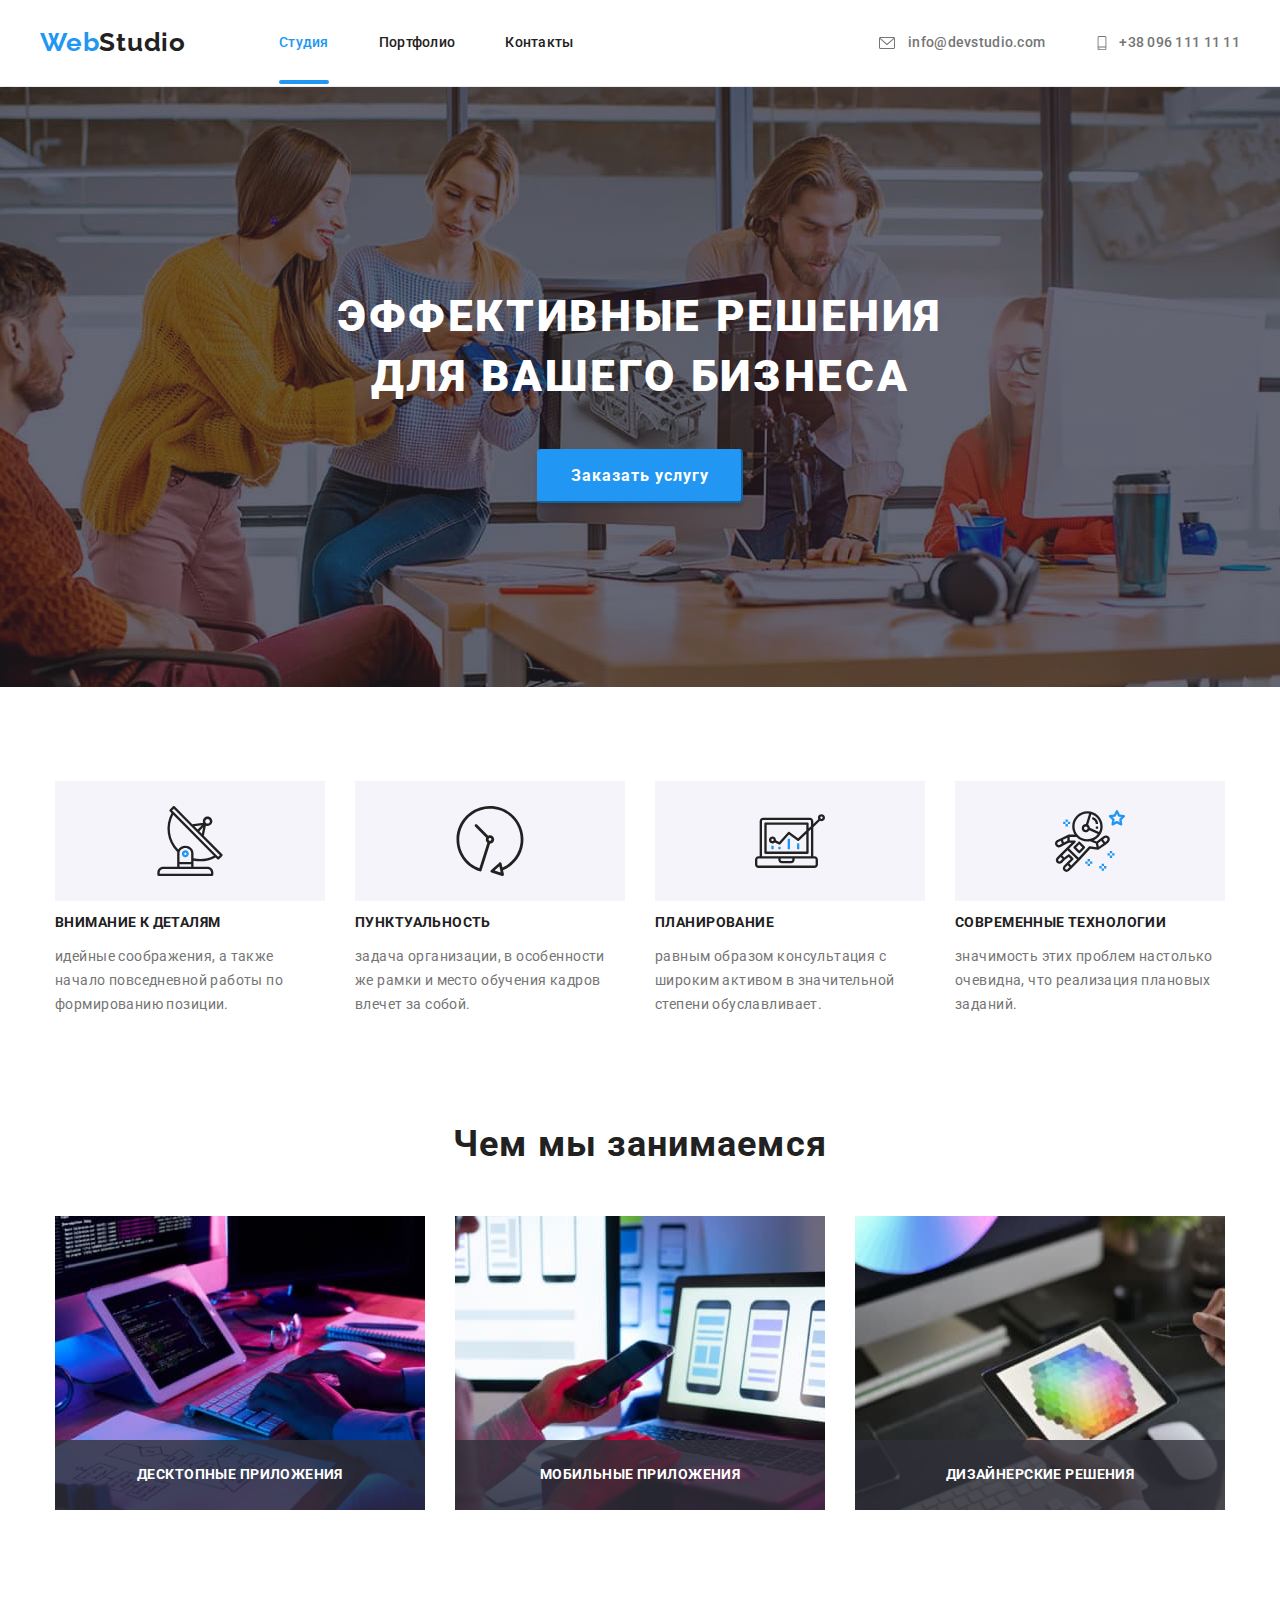
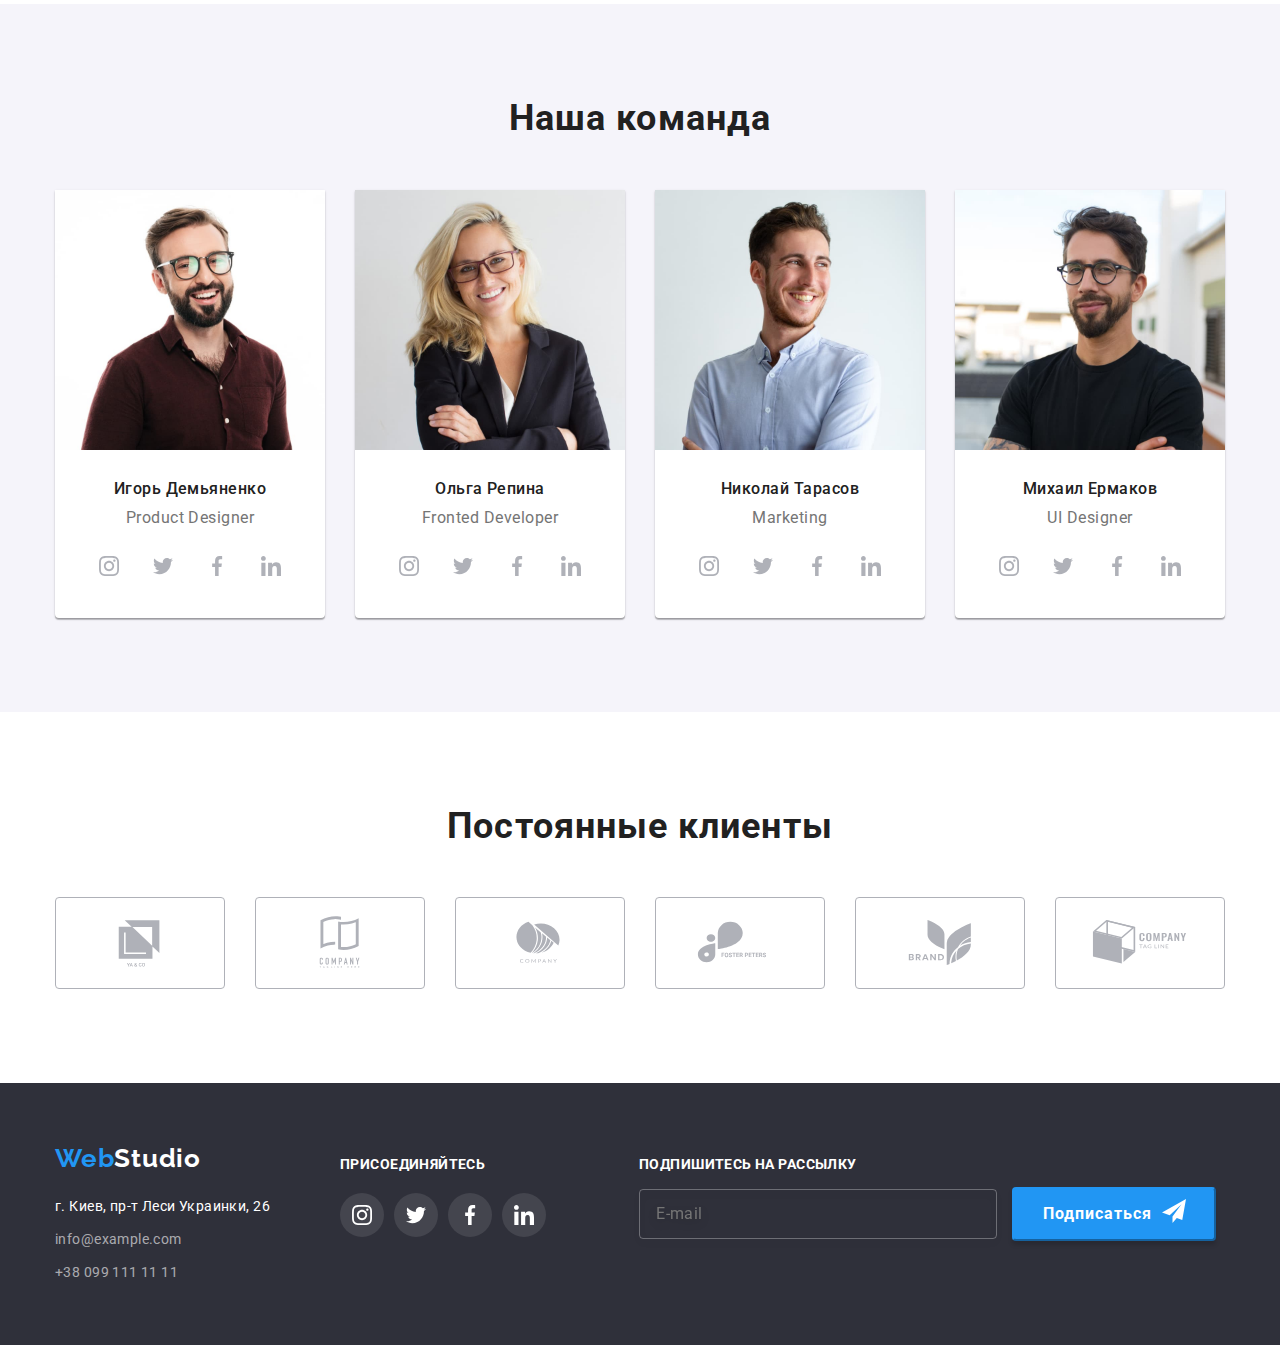
<file: index.html>
<!DOCTYPE html>
<html lang="ru">
  <head>
    <meta charset="UTF-8" />
    <meta http-equiv="X-UA-Compatible" content="IE=edge" />
    <meta name="viewport" content="width=device-width, initial-scale=1.0" />

    <title>Web Studio</title>
    <link rel="preconnect" href="https://fonts.gstatic.com" />
    <link
      href="https://fonts.googleapis.com/css2?family=Raleway:wght@700&family=Roboto:wght@400;500;700;900&display=swap"
      rel="stylesheet"
    />
    <link rel="stylesheet"
    href="https://cdnjs.cloudflare.com/ajax/libs/modern-normalize/1.0.0/modern-normalize.min.css">
    <link href="./css/main.min.css" type="text/css" rel="stylesheet" />
  </head>
  <body>

    <header class="page-header">
      <div class="container">
               
        <nav class="nav-header">
            <a class="logo" href="./index.html">Web<span class="logo logo__studio-black">Studio</span></a>
          <ul class="site-nav list">
            <li class="site-nav__item">
              <a class="link-header current" href="./index.html">Студия</a></li>
            <li class="site-nav__item">
              <a class="link-header" href="./portfolio.html">Портфолио</a>
            </li>
            <li class="site-nav__item">
              <a class="link-header" href="">Контакты</a></li>
          </ul>
        </nav>
        <ul class="auth-nav list">
          <li class="auth-nav__item">
            <a class="link-header" href="mailto:info@devstudio.com"
              ><svg class="link-header__icon-email"><use href="./images/icon/icons.svg#icon-envelope"></use></svg>
              info@devstudio.com</a>
            
          </li>
          <li class="auth-nav__item">
            <a class="link-header" href="tel:+380961111111"
              ><svg class="link-header__icon-phone"><use href="./images/icon/icons.svg#icon-smartphone">
                </use></svg>+38 096 111 11 11</a
            >
          </li>
        </ul>
      </div>
    </header>
    <main>
      <div class="image-hero">
      <section class="page-hero">
          <h1 class="page-hero__title">эффективные решения<br> для вашего бизнеса</h1>
          <button class="button page-hero__button" type="button" data-modal-open>Заказать услугу</button>
     
       
          </section>
      </div>
      <section class="section-detail">
        <h2 class="visually-hidden"></h2>
        <div class="container">
          <ul class="set-features list">
            <li class="set-features__item">
              <h3 class="set-features__title">внимание к деталям</h3>
              <p>
                идейные соображения, а также начало повседневной работы по
                формированию позиции.
              </p>
            </li>

            <li class="set-features__item">
              <h3 class="set-features__title">пунктуальность</h3>
              <p>
                задача организации, в особенности же рамки и место обучения
                кадров влечет за собой.
              </p>
            </li>

            <li class="set-features__item">
              <h3 class="set-features__title">планирование</h3>
              <p>
                равным образом консультация с широким активом в значительной
                степени обуславливает.
              </p>
            </li>

            <li class="set-features__item">
              <h3 class="set-features__title">современные технологии</h3>
              <p>
                значимость этих проблем настолько очевидна, что реализация
                плановых заданий.
              </p>
            </li>
          </ul>
        </div>
      </section>

      <section class="section">
        <div class="container">
          <h2 class="section__name">Чем мы занимаемся</h2>
          <ul class="set-works list">
            <li class="set-works__item">
              <img src="./images/img(7).jpg" alt="IOS приложения" width="370" />
              <p>десктопные приложения</p>
            </li>
            <li class="set-works__item">
              <img
                src="./images/img(1)(1).jpg"
                alt="Android приложения"
                width="370"
              /><p>мобильные приложения</p>
            </li>
            <li class="set-works__item">
              <img
                src="./images/img(2)(1).jpg"
                alt="Windows приложения"
                width="370"/>
                <p>дизайнерские решения</p>
            </li>
          </ul>
        </div>
      </section>
      
        <section class="section section-background">
          <div class="container"> 
            <h2 class="section__name">Наша команда</h2>

            <ul class="set-card list">
              <li class="set-card__item">
                <img
                  src="./images/img(3)(1).jpg"
                  alt="Product Designer"
                  width="270"
                />
                <div class="set-card__title"><h3 class="set-card__name">Игорь Демьяненко</h3>
                <p>Product Designer</p>
              
                  <ul class="set-icon"> 
                    <li class="set-icon__item">
                      <a class="set-icon__link" href="">
                      <svg class="set-icon__icon">
                        <use href="./images/icon/icons.svg#icon-instagram"></use>
                      </svg>
                    </a></li>
                    <li class="set-icon__item">
                      <a class="set-icon__link" href="">
                      <svg class="set-icon__icon">
                      <use href="./images/icon/icons.svg#icon-twitter"></use>
                    </svg>
                  </a></li>
                    <li class="set-icon__item">
                      <a class="set-icon__link" href="">
                      <svg class="set-icon__icon">
                      <use href="./images/icon/icons.svg#icon-facebook"></use>
                    </svg></a></li>
                    <li class="set-icon__item">
                      <a class="set-icon__link" href="">
                      <svg class="set-icon__icon">
                      <use href="./images/icon/icons.svg#icon-linkedin"></use>
                    </svg></a></li>
                  </ul>
                </div>
            

              <li class="set-card__item">
                <img
                  src="./images/img(4)(1).jpg"
                  alt="Fronted Developer"
                  width="270"
                /><div class="set-card__title"><h3 class="set-card__name">Ольга Репина</h3>
                <p>Fronted Developer</p>
                <ul class="set-icon">
                  <li class="set-icon__item">
                    <a class="set-icon__link" href="">
                      <svg class="set-icon__icon">
                        <use href="./images/icon/icons.svg#icon-instagram"></use>
                      </svg>
                    </a></li>
                  <li class="set-icon__item">
                    <a class="set-icon__link" href="">
                      <svg class="set-icon__icon">
                        <use href="./images/icon/icons.svg#icon-twitter"></use>
                      </svg>
                    </a></li>
                  <li class="set-icon__item">
                    <a class="set-icon__link" href="">
                      <svg class="set-icon__icon">
                        <use href="./images/icon/icons.svg#icon-facebook"></use>
                      </svg></a></li>
                  <li class="set-icon__item">
                    <a class="set-icon__link" href="">
                      <svg class="set-icon__icon">
                        <use href="./images/icon/icons.svg#icon-linkedin"></use>
                      </svg></a></li>
                </ul>
                </div>
              

              <li class="set-card__item">
                <img src="./images/img(5)(1).jpg" alt="Marketing" width="270" />
                <div class="set-card__title"><h3 class="set-card__name">Николай Тарасов</h3>
                <p>Marketing</p>
                <ul class="set-icon">
                  <li class="set-icon__item">
                    <a class="set-icon__link" href="">
                      <svg class="set-icon__icon">
                        <use href="./images/icon/icons.svg#icon-instagram"></use>
                      </svg>
                    </a></li>
                  <li class="set-icon__item">
                    <a class="set-icon__link" href="">
                      <svg class="set-icon__icon">
                        <use href="./images/icon/icons.svg#icon-twitter"></use>
                      </svg>
                    </a></li>
                  <li class="set-icon__item">
                    <a class="set-icon__link" href="">
                      <svg class="set-icon__icon">
                        <use href="./images/icon/icons.svg#icon-facebook"></use>
                      </svg></a></li>
                  <li class="set-icon__item">
                    <a class="set-icon__link" href="">
                      <svg class="set-icon__icon">
                        <use href="./images/icon/icons.svg#icon-linkedin"></use>
                      </svg></a></li>
                </ul>
              </div>

              <li class="set-card__item">
                <img
                  src="./images/img(6)(1).jpg"
                  alt="UI Designer"
                  width="270"
                />
                <div class="set-card__title"><h3 class="set-card__name">Михаил Ермаков</h3>
                <p>UI Designer</p>
                <ul class="set-icon">
                  <li class="set-icon__item">
                    <a class="set-icon__link" href="">
                      <svg class="set-icon__icon">
                        <use href="./images/icon/icons.svg#icon-instagram"></use>
                      </svg>
                    </a></li>


                  <li class="set-icon__item">
                    <a class="set-icon__link" href="">
                    <svg class="set-icon__icon">
                        <use href="./images/icon/icons.svg#icon-twitter"></use>
                      </svg>
                    </a></li>


                  <li class="set-icon__item">
                    <a class="set-icon__link" href="">
                      <svg class="set-icon__icon">
                        <use href="./images/icon/icons.svg#icon-facebook"></use>
                      </svg></a></li>
                  <li class="set-icon__item">
                    <a class="set-icon__link" href="">
                      <svg class="set-icon__icon">
                        <use href="./images/icon/icons.svg#icon-linkedin"></use>
                      </svg></a></li>
                </ul>
                
                </div>
                 </div>
            
              
       
      </section>
      <section class="section">
        <div class="container">
       <h2 class="section__name">Постоянные клиенты</h2>
        <ul class="set-client">
          <li class="set-client__item">
            <a class="set-client__link" href="">
              <svg class="set-client__icon">
            <use href="./images/icon/icons.svg#icon-Logo">
            </use>
          </svg></a></li>
          <li class="set-client__item">
            <a class="set-client__link" href="">
              <svg class="set-client__icon"><use href="./images/icon/icons.svg#icon-Logo1">
          </use>
          </svg></a></li>
          <li class="set-client__item">
            <a class="set-client__link" href="">
              <svg class="set-client__icon"><use href="./images/icon/icons.svg#icon-Logo2">
          </use>
          </svg></a></li>
          <li class="set-client__item">
            <a class="set-client__link" href="">
              <svg class="set-client__icon"><use href="./images/icon/icons.svg#icon-Logo3">
          </use>
          </svg></a></li>
          <li class="set-client__item">
            <a class="set-client__link" href="">
              <svg class="set-client__icon"><use href="./images/icon/icons.svg#icon-Logo4">
          </use>
          </svg></a></li>
          <li class="set-client__item">
            <a class="set-client__link" href="">
              <svg class="set-client__icon"><use href="./images/icon/icons.svg#icon-Logo5">
          </use>
          </svg></a></li>
        </ul>
        </div>
      </section>
      </main>

    <footer class="page-footer">
      <div class="container page-footer__flex">

          <div>
        <a href="./index.html" class="logo"
          >Web<span class="logo page-footer__logo">Studio</span></a
        >
        <address>
          <ul class="set-address list">
            <li class="set-address__item">г. Киев, пр-т Леси Украинки, 26</li>
            <li>
              <a class="set-address__link" href="mailto:info@example.com"
                >info@example.com</a
              >
            </li>
            <li>
              <a class="set-address__link" href="tel:+380991111111"
                >+38 099 111 11 11</a
              >
            </li>
          </ul>
        </address>
        </div>
        <div class="invite">
          <p class="invite__title">присоединяйтесь</p>
          <ul class="set-icon">
            <li class="set-icon__item set-icon__border">
              <a class="set-icon__link" href="">
                <svg class="set-icon__icon set-icon__fill">
                  <use href="./images/icon/icons.svg#icon-instagram"></use>
                </svg>
              </a></li>
            <li class="set-icon__item set-icon__border">
              <a class="set-icon__link" href="">
                <svg class="set-icon__icon set-icon__fill">
                  <use href="./images/icon/icons.svg#icon-twitter"></use>
                </svg>
              </a></li>
            <li class="set-icon__item set-icon__border">
              <a class="set-icon__link" href="">
                <svg class="set-icon__icon set-icon__fill">
                  <use href="./images/icon/icons.svg#icon-facebook"></use>
                </svg></a></li>
            <li class="set-icon__item set-icon__border">
              <a class="set-icon__link" href="">
                <svg class="set-icon__icon set-icon__fill">
                  <use href="./images/icon/icons.svg#icon-linkedin"></use>
                </svg></a></li>
          </ul>
        </div>
        <form class="form">
          <p class="form__title">Подпишитесь на рассылку</p>
          <input class="form__input" type="text" name="subscribe" placeholder="E-mail"/>
          <button class="button form__button" type="submit">Подписаться<svg class="form__icon"><use href="./images/icon/icons.svg#subscribe"></use></svg></button>
        </form>
        </div>
      
    </footer>
    <div class="backdrop is-hidden" data-modal>
      <div class="modal">
    
        <button class="modal-button" type="button" data-modal-close><svg class="modal-button__icon">
            <use href="./images/Vector.svg#vector">
            </use>
          </svg></button>
        <form class="modal-form">
          <p class="modal-form__title">Оставьте свои данные, мы вам перезвоним.</p>
          
            <label for="name" class="modal-form-label">Имя</label>
            <span class="modal-form__conteiner">
              <input class="modal-form__input" type="text" name="name" id="name" /><svg class="modal-form__icon">
                <use href="./images/icon/icons.svg#icon-person-black-18dp-1"></use>
              </svg></span>
         
    
          <label for="tel" class="modal-form-label">Телефон</label>
          <span class="modal-form__conteiner">
            <input class="modal-form__input" type="tel" name="tel" id="tel" />
            <svg class="modal-form__icon">
              <use href="./images/icon/icons.svg#icon-phone-black-18dp-1"></use>
            </svg>
          </span>
    
    
          <label for="email" class="modal-form-label">Почта</label>
          <span class="modal-form__conteiner">
            <input class="modal-form__input" type="email" name="email" id="email" />
            <svg class="modal-form__icon">
              <use href="./images/icon/icons.svg#icon-email-black-18dp-1"></use>
            </svg>
          </span>
    
    
          <label for="comment" class="modal-form-label">Комментарий</label>
          <span class="modal-form__conteiner">
            <textarea name="comment" id="comment" placeholder="Введите текст"></textarea>
          </span>
    
    
          <label for="agreement" class="agreement">
            <input class="engreement__input visually-hidden" id="agreement" type="checkbox" name="agreement" value="agreement" required />
            <span class="engreement_icon"></span>
            <span class="agreement__info">
              Соглашаюсь с рассылкой и принимаю.
              <a class="agreement__link" href="">Условия договора</a>
            </span>
          </label>
    
    
          <button type="submit" class="button angreement-button">Отправить</button>
    
        </form>
    </div>
      </div>
    <script src="./js/modal.js"></script>
 <script>
    (() => {

  document.querySelector('.js-speaker-form')
  .addEventListener('submit', e => {

    e.preventDefault();



    new FormData(e.currentTarget).forEach((value, name) =>

      console.log(`${name}: ${value}`),

    );

  });

})();
</script>
  </body>
</html>
</file>
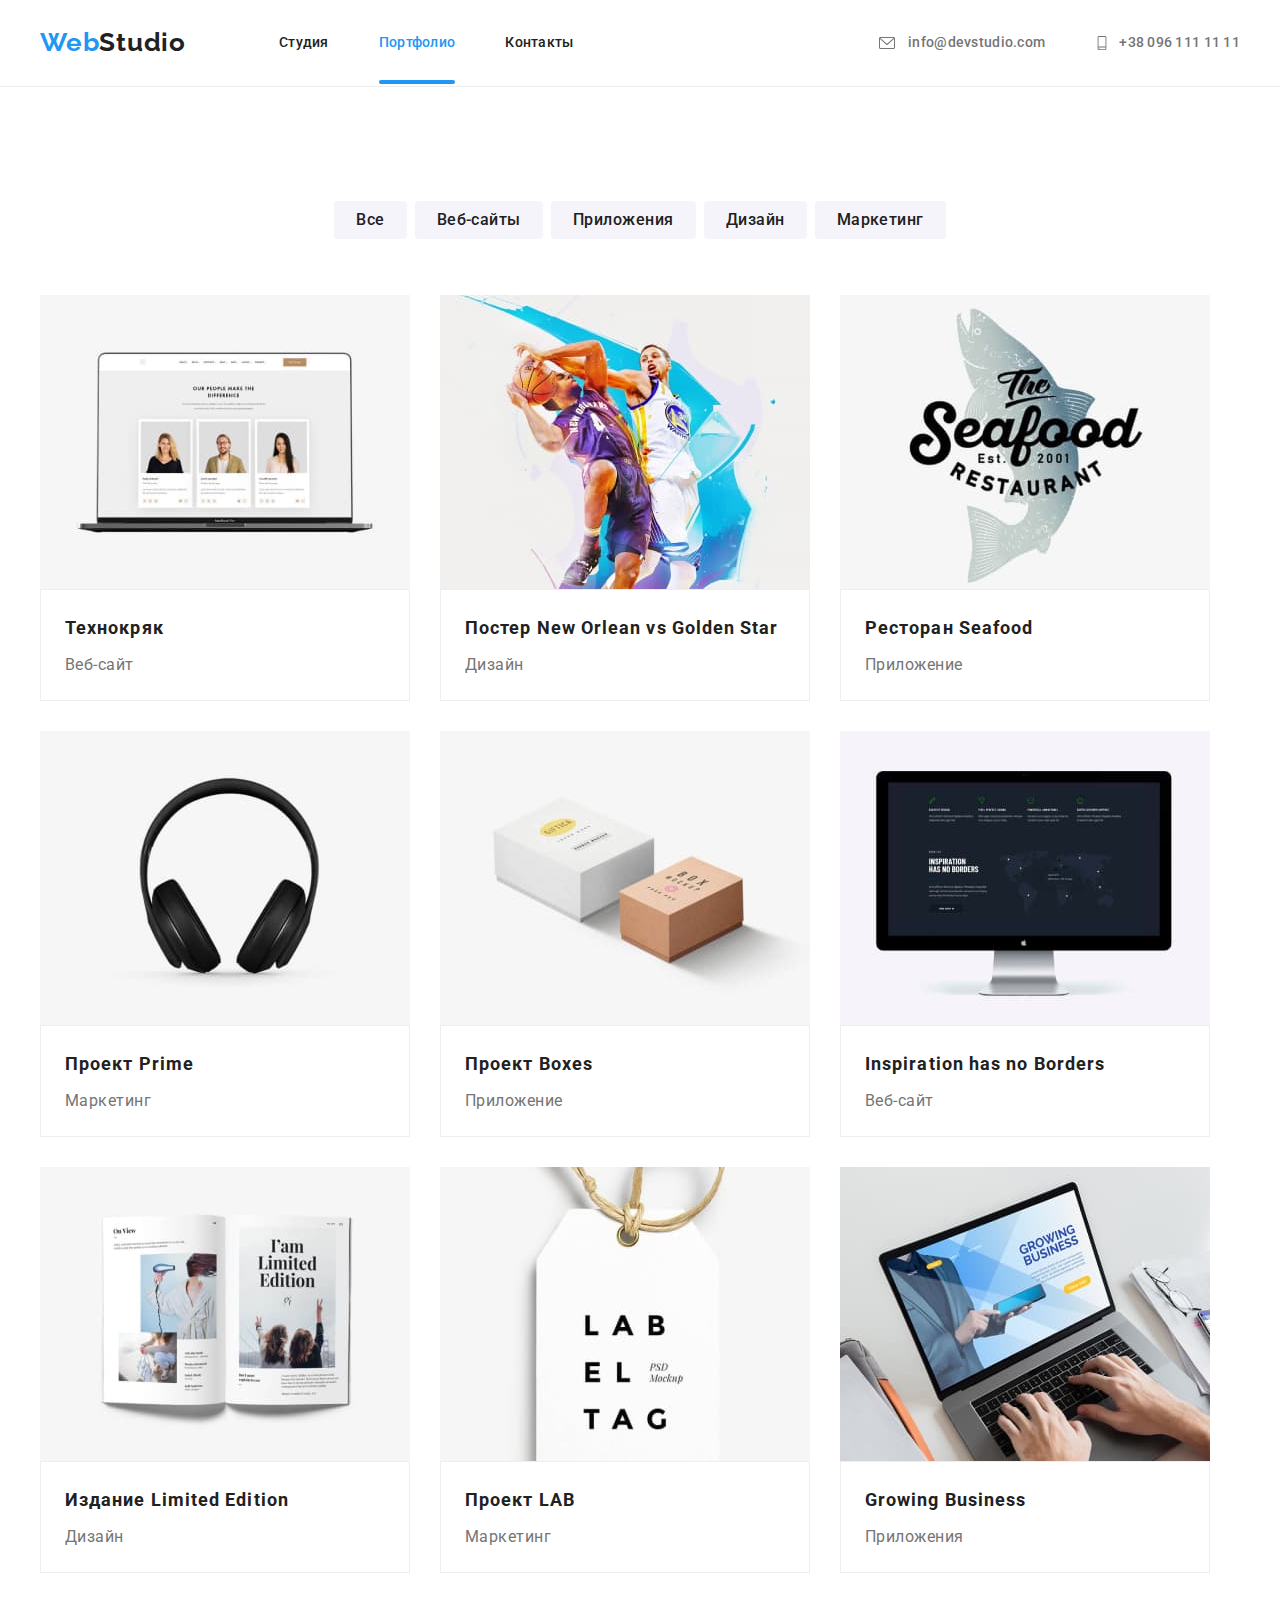
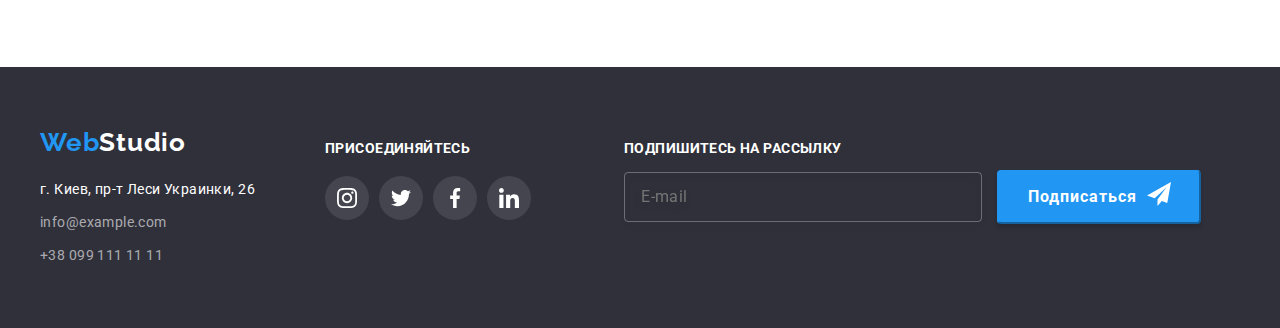
<file: portfolio.html>
<!DOCTYPE html>
<html lang="ru">
  <head>
    <meta charset="UTF-8" />
    <meta http-equiv="X-UA-Compatible" content="IE=edge" />
    <meta name="viewport" content="width=device-width, initial-scale=1.0" />

    <title>Portfolio</title>
    <link rel="preconnect" href="https://fonts.gstatic.com" />
    <link href="./css/main.min.css" type="text/css" rel="stylesheet" />
    <link
      href="https://fonts.googleapis.com/css2?family=Raleway:wght@700&family=Roboto:wght@400;500;700;900&display=swap"
      rel="stylesheet"
    />
  </head>
  <body>
  <header class="page-header">
    <div class="container">
  
      <nav class="nav-header">
        <a class="logo" href="./index.html">Web<span class="logo logo__studio-black">Studio</span></a>
        <ul class="site-nav list">
          <li class="site-nav__item">
            <a class="link-header" href="./index.html">Студия</a>
          </li>
          <li class="site-nav__item">
            <a class="link-header current" href="./portfolio.html">Портфолио</a>
          </li>
          <li class="site-nav__item">
            <a class="link-header" href="">Контакты</a>
          </li>
        </ul>
      </nav>
      <ul class="auth-nav list">
        <li class="auth-nav__item">
          <a class="link-header" href="mailto:info@devstudio.com"><svg class="link-header__icon-email">
              <use href="./images/icon/icons.svg#icon-envelope"></use>
            </svg>
            info@devstudio.com</a>
  
        </li>
        <li class="auth-nav__item">
          <a class="link-header" href="tel:+380961111111"><svg class="link-header__icon-phone">
              <use href="./images/icon/icons.svg#icon-smartphone">
              </use>
            </svg>+38 096 111 11 11</a>
        </li>
      </ul>
    </div>
  </header>

    <section class="section-button">
      <h2></h2>
      <div class="container">
        <ul class="set-button">
          <li><button class="set-button__button" type="button">Все</button></li>
          <li><button class="set-button__button" type="button">Веб-сайты</button></li>
          <li><button class="set-button__button" type="button">Приложения</button></li>
          <li><button class="set-button__button" type="button">Дизайн</button></li>
          <li><button class="set-button__button" type="button">Маркетинг</button></li>
        </ul>
        <div>
          <ul class="set-project list">
            <li class="set-project__item">
              <article class="product">
                <div class="product__thumb">
                  <img src="./images/img(9)21.jpg" alt="web" width="370" />
                  <p class="product__text">
                    Технокряк это современная площадка распространения
                    коронавируса. Компании используют эту платформу для
                    цифрового шпионажа и атак на защищённые сервера конкурентов.
                  </p>
                </div>
                <div class="card-content">
                  <h3 class="set-project__title">Технокряк</h3>
                  <p class="set-project__text">Веб-сайт</p>
                </div>
              </article>
            </li>
            <li class="set-project__item" >
              <article class="product">
                <div class="product__thumb">
                  <img src="./images/basket.jpg" alt="design" width="370" />
                  <p class="product__text">
                    Lorem ipsum dolor sit amet consectetur adipisicing elit.
                    Corporis, commodi facere? Voluptatem doloremque sit dolorem
                    veritatis sapiente illo deleniti sunt, facere totam! Libero,
                    sed perspiciatis ex atque unde temporibus porro.
                  </p>
                </div>
                <div class="card-content">
                  <h3 class="set-project__title">Постер New Orlean vs Golden Star</h3>
                  <p class="set-project__text">Дизайн</p>
                </div>
              </article>
            </li>
            <li class="set-project__item">
              <article class="product">
                <div class="product__thumb">
                  <img src="./images/img(2)(1)22.jpg" alt="apps" width="370" />
                  <p class="product__text">
                    Lorem, ipsum dolor sit amet consectetur adipisicing elit.
                    Placeat voluptatibus sequi, facere quibusdam ad aliquid
                    laudantium repellendus nobis qui, tenetur ab cum vero rem
                    eligendi reiciendis ullam animi iste asperiores.
                  </p>
                </div>
                <div class="card-content">
                  <h3 class="set-project__title">Ресторан Seafood</h3>
                  <p class="set-project__text">Приложение</p>
                </div>
              </article>
            </li>
            <li class="set-project__item">
              <article class="product">
                <div class="product__thumb">
                  <img
                    src="./images/img(2)(1)21.jpg"
                    alt="Marketing"
                    width="370"
                  />
                  <p class="product__text">
                    Lorem ipsum dolor sit amet consectetur.
                  </p>
                </div>
                <div class="card-content">
                  <h3 class="set-project__title">Проект Prime</h3>
                  <p class="set-project__text">Маркетинг</p>
                </div>
              </article>
            </li>
            <li class="set-project__item">
              <article class="product">
                <div class="product__thumb">
                  <img src="./images/img(4)(1)2.jpg" alt="apps" width="370" />
                  <p class="product__text">
                    Lorem ipsum dolor sit amet consectetur adipisicing elit.
                    Sit, soluta..
                  </p>
                </div>
                <div class="card-content">
                  <h3 class="set-project__title">Проект Boxes</h3>
                  <p class="set-project__text">Приложение</p>
                </div>
              </article>
            </li>
            <li class="set-project__item">
              <article class="product">
                <div class="product__thumb">
                  <img src="./images/img(5)(1)2.jpg" width="370" alt="web" />
                  <p class="product__text">
                    Lorem ipsum dolor, sit amet consectetur adipisicing elit.
                    Hic, nemo.
                  </p>
                </div>
                <div class="card-content">
                  <h3 class="set-project__title">Inspiration has no Borders</h3>
                  <p class="set-project__text">Веб-сайт</p>
                </div>
              </article>
            </li>
            <li class="set-project__item">
              <article class="product">
                <div class="product__thumb">
                  <img src="./images/img(6)(1)2.jpg" width="370" alt="design" />
                  <p class="product__text">
                    Lorem, ipsum dolor sit amet consectetur adipisicing elit.
                    Rem tempore, tenetur, amet magnam voluptatum, nemo illo
                    perferendis dolor aliquid voluptate unde odit. Consequatur,
                    fuga! Ratione quaerat nihil velit sit! Mollitia.
                  </p>
                </div>
                <div class="card-content">
                  <h3 class="set-project__title">Издание Limited Edition</h3>
                  <p class="set-project__text">Дизайн</p>
                </div>
              </article>
            </li>
            <li class="set-project__item">
              <article class="product">
                <div class="product__thumb">
                  <img
                    src="./images/img(7)(1)2.jpg"
                    width="370"
                    alt="marketing"
                  />
                  <p class="product__text">
                    Lorem ipsum dolor sit amet consectetur, adipisicing elit.
                    Hic recusandae, vero quibusdam itaque, modi saepe deserunt
                    repellendus voluptates libero totam, provident tenetur
                    corrupti qui. Nemo ab cum enim iure fugit.
                  </p>
                </div>
                <div class="card-content">
                  <h3 class="set-project__title">Проект LAB</h3>
                  <p class="set-project__text">Маркетинг</p>
                </div>
              </article>
            </li>
            <li class="set-project__item">
              <article class="product">
                <div class="product__thumb">
                  <img src="./images/img(8)(1).jpg" alt="apps" width="370" />
                  <p class="product__text">
                    Lorem ipsum dolor sit amet consectetur adipisicing elit.
                    Voluptatem esint est, repellat amet minima accusantium
                    quisquam dolores numquam ut, inventore quasi! Voluptates,
                    quis.
                  </p>
                </div>
                <div class="card-content">
                  <h3 class="set-project__title">Growing Business</h3>
                  <p class="set-project__text">Приложения</p>
                </div>
              </article>
            </li>
          </ul>
        </div>
      </div>
    </section>

  <footer class="page-footer">
    <div class="container page-footer__flex">
  
      <div>
        <a href="./index.html" class="logo">Web<span class="logo page-footer__logo">Studio</span></a>
        <address>
          <ul class="set-address list">
            <li class="set-address__item">г. Киев, пр-т Леси Украинки, 26</li>
            <li>
              <a class="set-address__link" href="mailto:info@example.com">info@example.com</a>
            </li>
            <li>
              <a class="set-address__link" href="tel:+380991111111">+38 099 111 11 11</a>
            </li>
          </ul>
        </address>
      </div>
      <div class="invite">
        <p class="invite__title">присоединяйтесь</p>
        <ul class="set-icon">
          <li class="set-icon__item set-icon__border">
            <a class="set-icon__link" href="">
              <svg class="set-icon__icon set-icon__fill">
                <use href="./images/icon/icons.svg#icon-instagram"></use>
              </svg>
            </a>
          </li>
          <li class="set-icon__item set-icon__border">
            <a class="set-icon__link" href="">
              <svg class="set-icon__icon set-icon__fill">
                <use href="./images/icon/icons.svg#icon-twitter"></use>
              </svg>
            </a>
          </li>
          <li class="set-icon__item set-icon__border">
            <a class="set-icon__link" href="">
              <svg class="set-icon__icon set-icon__fill">
                <use href="./images/icon/icons.svg#icon-facebook"></use>
              </svg></a>
          </li>
          <li class="set-icon__item set-icon__border">
            <a class="set-icon__link" href="">
              <svg class="set-icon__icon set-icon__fill">
                <use href="./images/icon/icons.svg#icon-linkedin"></use>
              </svg></a>
          </li>
        </ul>
      </div>
      <form class="form">
        <p class="form__title">Подпишитесь на рассылку</p>
        <input class="form__input" type="text" name="subscribe" placeholder="E-mail" />
        <button class="button form__button" type="submit">Подписаться<svg class="form__icon">
            <use href="./images/icon/icons.svg#subscribe"></use>
          </svg></button>
      </form>
    </div>
  
  </footer>
  </body>
</html>
</file>
<file: css/main.min.css>
html{box-sizing:border-box}body{font-family:"Roboto",sans-serif;color:#212121;background:#fff;text-decoration:none;margin:0}img{display:block}.visually-hidden{position:absolute;width:1px;height:1px;margin:-1px;border:0;padding:0;white-space:nowrap;clip-path:inset(100%);clip:rect(0 0 0 0);overflow:hidden}.container{width:1200px;margin-left:auto;margin-right:auto;padding-left:15px;padding-right:15px}.list{list-style:none;margin:0;padding:0}.section{padding-top:94px;padding-bottom:94px;color:#212121}.section-detail{padding-top:94px}.logo{font-family:Raleway;font-weight:bold;font-size:26px;line-height:1.2;text-decoration:none;letter-spacing:0.03em;color:#2196f3;margin:0px}.logo__studio-black{color:#212121}.page-header{font-family:"Roboto",sans-serif;font-weight:500;font-size:14px;line-height:1.14;letter-spacing:0.02em;text-decoration:none;border-bottom:1px solid #ececec}.page-header .container{display:flex;justify-content:space-between;align-items:center;padding:0}.nav-header{display:flex;align-items:center}.site-nav{display:flex;margin-left:93px;padding:0}.site-nav .site-nav__item{margin-left:50px}.site-nav .site-nav__item:first-child{margin-left:0}.site-nav .current::after{content:"";position:absolute;display:flex;width:100%;height:4px;border-radius:2px;bottom:-1px;background:#2196f3}.auth-nav{display:flex;align-items:center;padding:0}.auth-nav .auth-nav__item{margin-right:50px}.auth-nav .auth-nav__item:last-child{margin-right:0}.link-header{font-family:"Roboto",sans-serif;font-weight:500;font-size:14px;line-height:1.14;letter-spacing:0.02em;color:inherit;padding-top:32px;padding-bottom:32px;text-decoration:none}.link-header{display:inline-flex;align-items:center;fill:#757575}.link-header__icon-email{display:inline-block;width:22px;height:16px;margin-right:10px;fill:currentColor}.link-header__icon-phone{display:inline-block;width:14px;height:22px;margin-right:10px}.site-nav .link-header,.auth-nav .link-header{transition:color 250ms cubic-bezier(0.4, 0, 0.2, 1)}.link-header:hover,.link-header:focus{fill:#2196f3;color:#2196f3}.auth-nav .link-header{color:#757575}.current{position:relative;color:#2196f3}.image-hero{background:#c4c4c4;max-width:1600px;height:600px;margin-left:auto;margin-right:auto;background-image:linear-gradient(to right, rgba(47,48,58,0.4), rgba(47,48,58,0.4)),url("../images/Img(1)66.jpg");background-position:center;background-size:cover;background-repeat:no-repeat}.page-hero{color:#ffffff;font-family:"Roboto",sans-serif;font-weight:900;font-size:44px;line-height:1.36;text-align:center;letter-spacing:0.06em;padding-top:200px;padding-bottom:200px}.page-hero__title{font-family:"Roboto",sans-serif;font-weight:900;font-size:44px;line-height:1.36;text-align:center;letter-spacing:0.06em;margin:0 0 30px 0;text-transform:uppercase}.page-hero__button{font-family:"Roboto",sans-serif;font-weight:bold;font-size:16px;line-height:1.87;align-items:center;text-align:center;letter-spacing:0.06em;border-radius:4px;padding:10px 32px;margin:auto}.button{color:white;background:#2196f3;cursor:pointer;box-shadow:0px 4px 4px rgba(0,0,0,0.15);border-radius:4px;border-color:#2196f3}.set-features{display:flex;flex-wrap:wrap;padding:0;margin-right:-30px;margin-bottom:0}.set-features__item{width:270px;margin-right:30px}.set-features__title{font-family:"Roboto",sans-serif;font-weight:bold;font-size:14px;line-height:1.14;letter-spacing:3%;text-transform:uppercase}.set-features__item::before{content:"";display:block;height:120px;background-repeat:no-repeat;background-position:center;background-color:#f5f4fa}.set-features__item:nth-child(1)::before{background-image:url("..//images/icons.svg/antenna.svg")}.set-features__item:nth-child(2)::before{background-image:url("..//images/icons.svg/2.svg")}.set-features__item:nth-child(3)::before{background-image:url("..//images/icons.svg/3.svg")}.set-features__item:nth-child(4)::before{background-image:url("..//images/icons.svg/4.svg")}.set-features p{color:#757575;font-family:"Roboto",sans-serif;font-size:14px;line-height:1.7;letter-spacing:0.03em}.set-features h3{font-family:"Roboto",sans-serif;font-weight:bold;font-size:14px;line-height:1.14;letter-spacing:0.03em}.set-works{margin-top:0;display:flex}.set-works__item{margin-left:30px;position:relative}.set-works__item:first-child{margin-left:0}.set-works__item p{font-family:Roboto;font-weight:bold;font-size:14px;line-height:1.14;text-align:center;letter-spacing:0.03em;text-transform:uppercase;color:#ffffff;position:absolute;background:rgba(47,48,58,0.8);bottom:0;left:0;margin:0;width:370px;height:70px;padding:27px}.section__name{font-family:"Roboto",sans-serif;font-weight:bold;font-size:36px;line-height:1.16;text-align:center;letter-spacing:0.03em;margin:0 0 50px}.section__name{font-family:"Roboto",sans-serif;font-weight:bold;font-size:36px;line-height:1.16;text-align:center;letter-spacing:0.03em;margin:0 0 50px}.section-background{background-color:#f5f4fa}.set-card__name{font-family:"Roboto",sans-serif;font-weight:500;font-size:16px;line-height:1.18;text-align:center;letter-spacing:0.03em;margin:0;margin-bottom:10px}.set-card__title{text-align:center;padding:30px 32px}.set-card{display:flex;flex-wrap:nowrap;margin:0;padding:0}.set-card__item{box-shadow:0px 1px 3px rgba(0,0,0,0.12),0px 1px 1px rgba(0,0,0,0.14),0px 2px 1px rgba(0,0,0,0.2);border-radius:0px 0px 4px 4px;background:#fff;margin-left:30px}.set-card__item:first-child{margin-left:0}.set-card p{font-family:"Roboto",sans-serif;font-size:16px;line-height:1.18;text-align:center;letter-spacing:0.03em;color:#757575;margin:0}.set-icon{display:flex;justify-content:center;align-items:center;flex-direction:row;margin:0;padding:0;list-style:none}.set-icon__item{margin-left:10px;margin-top:16px;border-radius:50%;background-color:#fff}.set-icon__item:first-child{margin-left:0}.set-icon__link{width:44px;height:44px;border-radius:50%;display:flex;justify-content:center;align-items:center;fill:#afb1b8;transition:background-color 250ms cubic-bezier(0.4, 0, 0.2, 1),fill 250ms cubic-bezier(0.4, 0, 0.2, 1)}.set-icon__icon{width:20px;height:20px}.set-icon__link:hover,.set-icon__link:focus{background:#2196f3;fill:#fff}.set-icon__fill{fill:#fff}.set-client{list-style:none;display:flex;align-items:center;justify-content:center;margin:0;padding:0}.set-client__item{margin-left:30px;display:flex;justify-content:center;align-items:center;fill:#afb1b8}.set-client__item:first-child{margin-left:0}.set-client__link{display:flex;justify-content:center;align-items:center;padding:0;width:170px;height:92px;border:1px solid #afb1b8;border-radius:4px;background-color:#fff;transition:border 250ms cubic-bezier(0.4, 0, 0.2, 1)}.set-client__link:hover .set-client__icon,.set-client__link:focus .set-client__icon{fill:#2196f3}.set-client__link:hover,.set-client__link:focus{border:1px solid #2196f3}.set-client__link .set-client__icon{width:106px;height:60px;fill:#afb1b8;text-decoration:none;transition:fill 250ms cubic-bezier(0.4, 0, 0.2, 1)}.page-footer__flex{display:flex}.link-header__icon-email{display:inline-block;width:22px;height:16px;margin-right:10px;fill:currentColor}.link-header__icon-phone{display:inline-block;width:14px;height:22px;margin-right:10px}.page-footer{background:#2f303a;font-family:"Roboto",sans-serif;font-weight:normal;font-size:14px;line-height:1.71;letter-spacing:0.03em;margin:0;padding:60px 0 60px}address li{margin-top:9px}.set-address{padding:0;margin:0}.set-address__link{font-family:"Roboto",sans-serif;font-style:normal;font-weight:normal;font-size:14px;line-height:1.71;letter-spacing:0.03em;text-decoration:none;color:rgba(255,255,255,0.6)}.set-address__item{font-family:"Roboto",sans-serif;font-style:normal;font-weight:normal;font-size:14px;line-height:1.71;color:#ffffff;letter-spacing:0.03em;margin-top:20px}.page-footer__logo{color:white}.email-address,.tel-address{font-style:normal;text-decoration:none}.invite__title{font-family:"Roboto",sans-serif;font-weight:bold;font-size:14px;line-height:1.14;letter-spacing:3%;color:#fff;text-transform:uppercase;margin-bottom:20px}.invite{margin-left:70px}.set-icon__border{margin-top:0;border-radius:50%;background-color:rgba(255,255,255,0.1)}.form__title{position:relative;font-family:"Roboto",sans-serif;font-style:normal;font-weight:bold;font-size:14px;line-height:1.14;letter-spacing:0.03em;text-transform:uppercase;color:#ffffff}.form{margin-left:93px}.form__button{display:inline-block;align-items:center;position:relative;padding:10px 62px 10px 29px;margin-left:12px;font-family:Roboto;font-style:normal;font-weight:bold;font-size:16px;line-height:30px;letter-spacing:0.06em}.form__icon{position:absolute;right:28px;width:24px;height:24px;fill:#fff;padding-left:0}.form__input{width:358px;height:50px;padding:15px 16px;background-color:inherit;font-family:"Roboto",sans-serif;font-style:normal;font-weight:normal;font-size:16px;line-height:1.25;letter-spacing:0.03em;color:rgba(255,255,255,0.6);border:1px solid rgba(255,255,255,0.3);box-sizing:border-box;filter:drop-shadow(0px 4px 4px rgba(0,0,0,0.15));border-radius:4px}.backdrop{position:fixed;top:0;left:0;width:100%;height:100%;background-color:rgba(0,0,0,0.2);opacity:1;z-index:9999}.is-hidden{opacity:0;pointer-events:none}.modal{position:relative;top:50%;left:50%;transform:translate(-50%, -50%);width:528px;height:581px;background:#ffffff;box-shadow:0px 1px 3px rgba(0,0,0,0.12),0px 1px 1px rgba(0,0,0,0.14),0px 2px 1px rgba(0,0,0,0.2);border-radius:4px;color:#212121;text-align:left}.modal-button{position:absolute;width:30px;height:30px;top:0;right:0;border-radius:50%;margin:8px;cursor:pointer;fill:black;border-color:transparent;background:#ffffff;border:1px solid rgba(0,0,0,0.1);transition-property:fill;transition-duration:250ms;transition-timing-function:cubic-bezier(0.4, 0, 0.2, 1)}.modal-button__icon{position:absolute;top:50%;left:50%;height:50px;transform:translate(-50%, -50%);width:11px;height:11px;padding:0}.modal-button:hover{fill:#2196f3}.modal-form{display:block;margin-left:auto;margin-right:auto;width:528px;padding:40px}.modal-form__conteiner{position:relative;display:flex;flex-direction:column}.modal-form__conteiner input{padding:0;margin:0}.modal-form-label{display:block;margin-bottom:4px;margin-top:10px;font-family:Roboto;font-style:normal;font-weight:normal;font-size:12px;line-height:1.16;letter-spacing:0.01em;color:#757575;text-align:left}.modal-form-label:first-child{margin-top:0}.modal-form__icon{position:absolute;top:50%;transform:translateY(-50%);margin-left:14px;width:18px;height:18px;fill:#212121;transition:fill 250ms cubic-bezier(0.4, 0, 0.2, 1)}.modal-form__input{position:relative;width:448px;height:40px;border:1px solid rgba(33,33,33,0.2);box-sizing:border-box;border-radius:4px;margin:0;padding:14px 15px;transition:border 250ms cubic-bezier(0.4, 0, 0.2, 1),fill 250ms cubic-bezier(0.4, 0, 0.2, 1)}.modal-form__input:hover,.modal-form__input:focus{border:1px solid #2196f3}.modal-form__input:hover+.modal-form__icon,.modal-form__input:focus+.modal-form__icon{fill:#2196f3}.modal-form__title{font-family:"Roboto",sans-serif;font-weight:bold;font-size:20px;line-height:1.15;letter-spacing:0.03em;margin-bottom:12px;margin-top:0;color:#212121}#name,#tel,#email{width:100%;height:40px;cursor:pointer}#comment{width:100%;height:120px;cursor:pointer;padding:12px 16px;font-family:Roboto;font-size:12px;line-height:1.16;letter-spacing:0.01em;color:rgba(117,117,117,0.5);transition:border 250ms cubic-bezier(0.4, 0, 0.2, 1)}textarea{border:1px solid rgba(33,33,33,0.2);box-sizing:border-box;border-radius:4px;resize:none}textarea:hover,textarea:focus{border:1px solid #2196f3}.agreement{text-align:center;font-family:"Roboto",sans-serif;font-style:normal;font-weight:normal;font-size:14px;line-height:1.71;letter-spacing:0.03em;color:#757575;margin-top:20px}.engreement__input:focus+.engreement_icon{border-color:#2196f3}.engreement__input:checked+.engreement_icon{border-color:transparent;background-color:#2196f3;background-image:url("../images/icons.svg/Vector(1)(1).svg");background-repeat:no-repeat;background-size:contain;background-origin:border-box}.engreement_icon{display:inline-block;align-items:center;justify-content:center;width:16px;height:15px;margin:25px 8px 0 12px;border-radius:4px;border:2px solid #212121;cursor:pointer}.agreement__info{display:inline-block;font-size:14px}.agreement__link{padding:0;color:#2196f3}.angreement-button{font-family:"Roboto",sans-serif;font-weight:bold;font-size:16px;line-height:1.88;margin:30px 124px 0 124px;padding:10px 55px;text-align:center;letter-spacing:0.06em;background-color:#2196f3;box-shadow:0px 4px 4px rgba(0,0,0,0.15);border-radius:4px;border-color:transparent;cursor:pointer;color:#ffffff}.section-button{font-family:"Roboto",sans-serif;font-weight:500;font-size:16px;line-height:1.62;letter-spacing:0.03em;color:"Roboto",sans-serif;padding-top:94px;padding-bottom:94px}.set-button{justify-content:center;display:flex;list-style:none;margin-bottom:56px;padding:0;margin-top:0}.set-button__button{font-family:"Roboto",sans-serif;font-weight:500;font-size:16px;line-height:1.62;text-align:center;letter-spacing:0.03em;padding:6px 22px;border-radius:4px;cursor:pointer;border:none;background:#f5f4fa}.set-button li{margin-left:8px}.set-button li:first-child{margin-left:0}.set-button__button:hover,.set-button__button:focus{background-color:#2196f3;color:#fff;box-shadow:0px 1px 1px rgba(0,0,0,0.12),0px 4px 4px rgba(0,0,0,0.06),1px 4px 6px rgba(0,0,0,0.16)}.set-button__button{color:#212121;transition:background-color 250ms cubic-bezier(0.4, 0, 0.2, 1),color 250ms cubic-bezier(0.4, 0, 0.2, 1),box-shadow 250ms cubic-bezier(0.4, 0, 0.2, 1)}.set-project h3{font-family:"Roboto",sans-serif;font-style:normal;font-weight:bold;font-size:18px;line-height:2;letter-spacing:0.06em}.set-project p{font-family:"Roboto",sans-serif;font-weight:normal;font-size:16px;line-height:1.87;letter-spacing:0.03em}.set-project{display:flex;flex-wrap:wrap;padding:0;margin-bottom:0}.set-project .set-project__item{flex-basis:calc(100% / 3 -20px);margin-left:30px;margin-top:30px;transition:box-shadow 250ms cubic-bezier(0.4, 0, 0.2, 1)}.set-project__item:nth-child(3n+1){margin-left:0}.set-project__item:nth-child(-n+3){margin-top:auto}.set-project__item:hover,.set-project__item:focus{box-shadow:0px 1px 1px rgba(0,0,0,0.12),0px 4px 4px rgba(0,0,0,0.06),1px 4px 6px rgba(0,0,0,0.16)}.set-project__title{padding:0 0 4px 0;text-align:left;margin:0 24px}.set-project__text{text-align:left;margin:0 24px;font-family:Roboto;font-style:normal;font-weight:normal;font-size:16px;line-height:30px;letter-spacing:0.03em;color:#757575}.card-content{border:1px solid #eeeeee;padding:20px 0}.product__thumb>p{font-family:Roboto;font-size:18px;line-height:1.55;letter-spacing:0.03em;text-align:left;color:#ffffff;padding:63px 24px}.product__thumb{position:relative;bottom:0;left:0;max-width:370px;max-height:294px;margin-left:auto;margin-right:auto;overflow:hidden}.product{cursor:pointer;transition:transform 250ms cubic-bezier(0.4, 0, 0.2, 1)}.product:hover .product__text{transform:translateY(0)}.product__text{position:absolute;background-color:rgba(33,150,243,0.9);margin:0;bottom:0;left:0;top:0;transform:translateY(100%);transition:transform 250ms cubic-bezier(0.4, 0, 0.2, 1)}
/*# sourceMappingURL=main.min.css.map */
</file>
